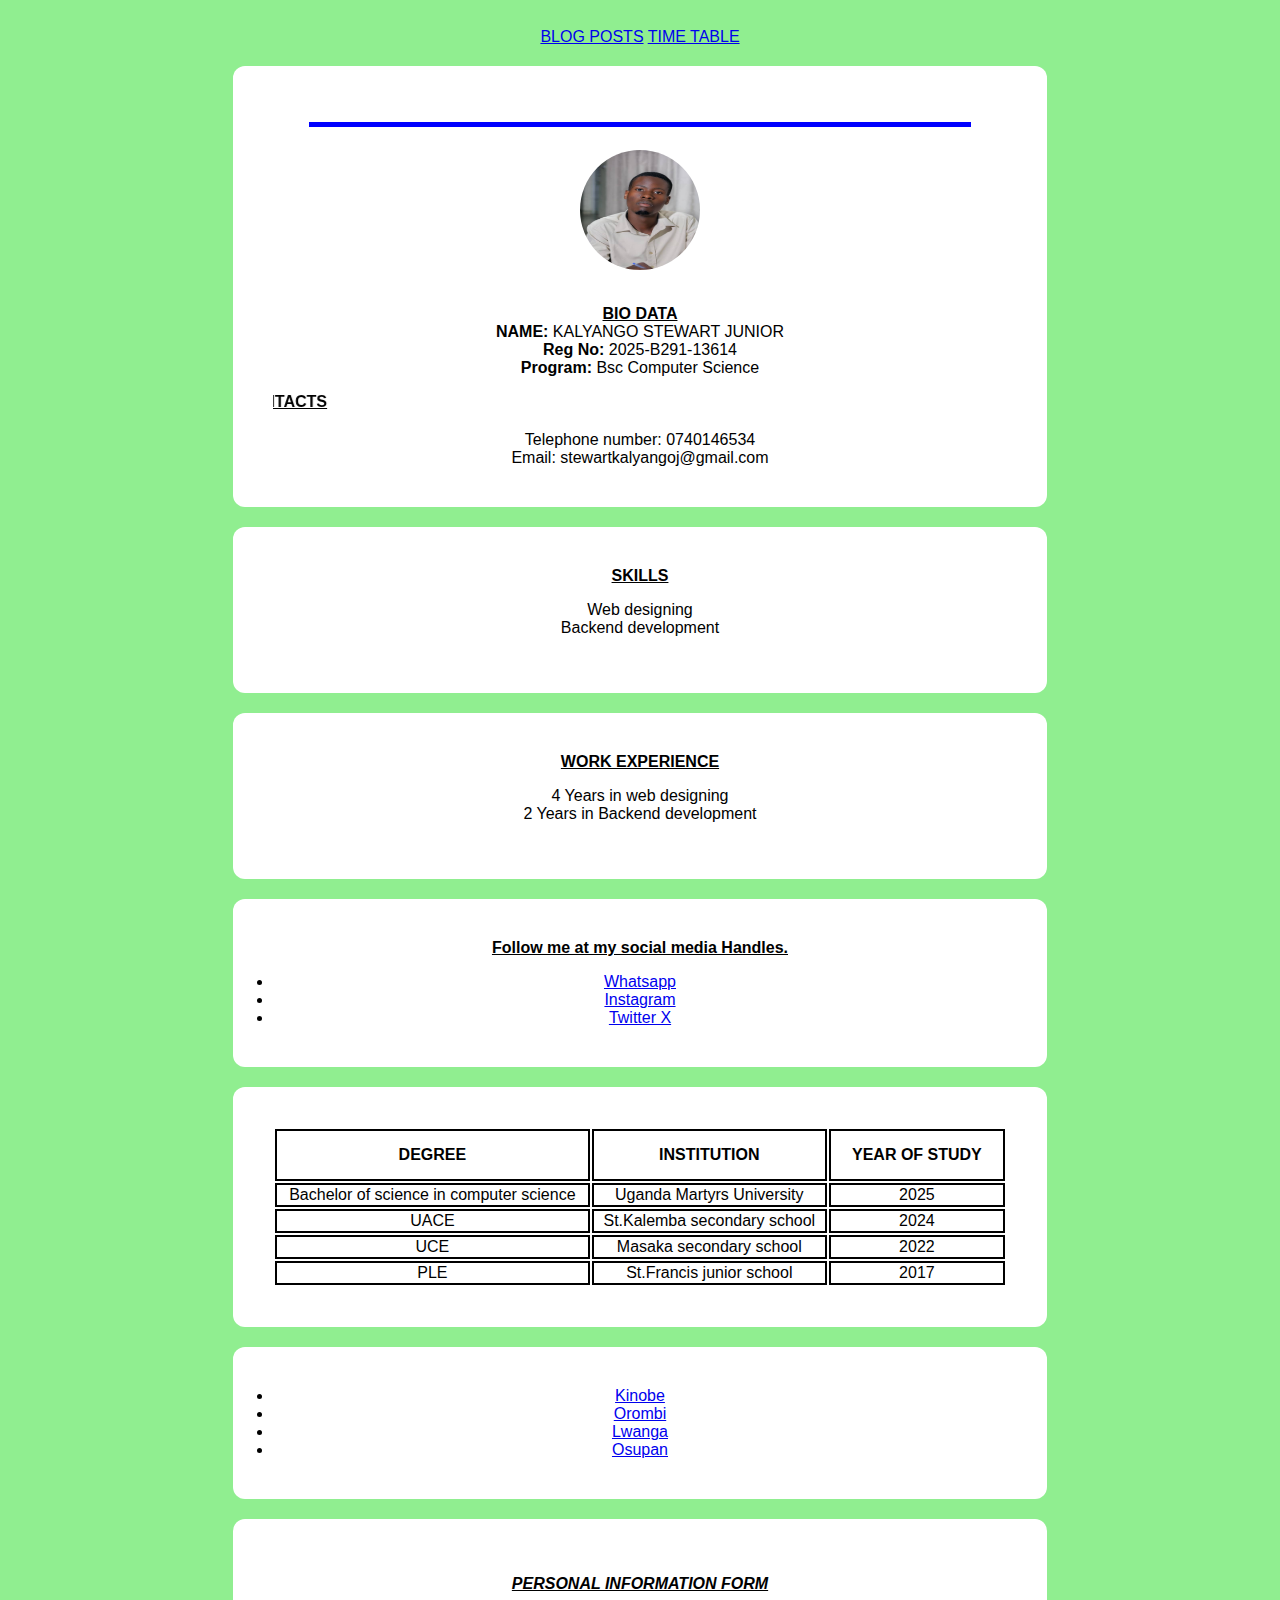
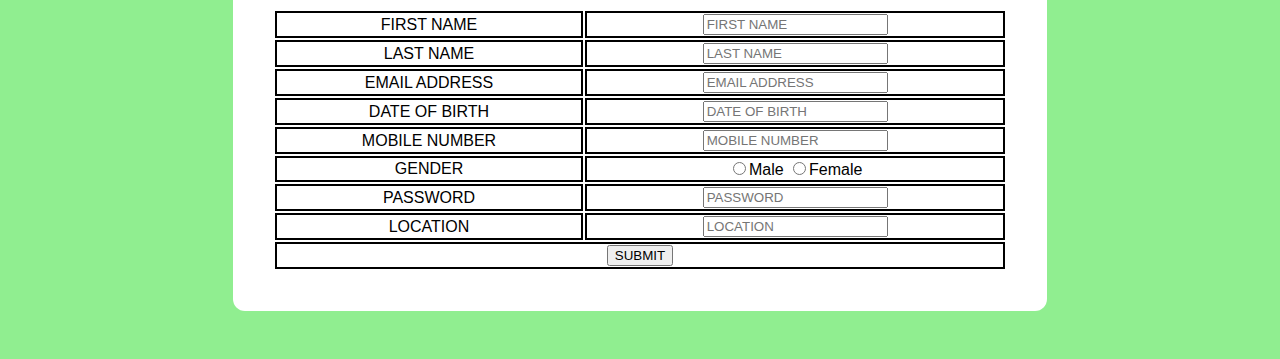
<file: Index.html>
<!DOCTYPE html>
<html lang="en">
<head>
    <link rel="icon" type="image" href="./TREE.jpeg">
    <a href = "./Blog_posts.html">BLOG POSTS</a>
    <a href = "./Time table.html">TIME TABLE</a>
    <link rel="stylesheet" href="./Index.css">
    <meta charset="UTF-8">
    <meta name="viewport" content="width=device-width, initial-scale=1.0">
    <title>STEWART.K.J</title>
    <link rel="stylesheet" href="./Time table.html">
    <link rel="stylesheet" href="./Blog_posts.html">
</head>

<body>
    <div class = "container"> 
            <div class ="hello">
                <p></p>
                <hr size ="5" color ="blue" width ="90%">
                <img src = "ss.jpg" size = "10px" width = "10%" height ="50%"/>
                <p></p>
                 <b><u>BIO DATA</u></b>
                 <br>
                 <b>NAME:</b> KALYANGO STEWART JUNIOR
                 <br>
                 <b>Reg No:</b> 2025-B291-13614
                 <br>
                 <b>Program:</b> Bsc Computer Science
                 
                <p></p>
                <marquee scroll amount = "50" direction = "right"><b><u>CONTACTS</u></b></marquee>
                <p></p>
                Telephone number: 0740146534<br>
                Email: stewartkalyangoj@gmail.com
            </div>

        
            <div class ="hello">
                <b><u>SKILLS</u></b>
                <p></p>
               Web designing<br>
               Backend development
                <p></p>
            </div>
       
        
            <div class ="hello">
               <b><u>WORK EXPERIENCE</u></b>
                <p></p>
                4 Years in web designing<br>
                2 Years in Backend development
                <p></p> 
            </div>
        
        
            <div class ="hello">
               <b><u>Follow me at my social media Handles.</u></b>
                <P></P>
                <u1>
                    <li><a href = "https://web.whatsapp.com/">Whatsapp</a></li>
                    <li> <a href = "https://www.instagram.com/accounts/login/?hl=en">Instagram</a>
                    <li><a href = "https://x.com/login"> Twitter X</a></li>
                </u1> 
            </div>
        
            <div class ="hello">
                <table>
        
                    <tr>
                        <th>DEGREE </th>
                        <th>INSTITUTION</th>
                        <th>YEAR OF STUDY</th>
                    </tr>
                    <tr>
                        <td> Bachelor of science in computer science</td>
                        <td>Uganda Martyrs University</td>
                        <td>2025</td>
                    </tr>
                    <tr>
                        <td>UACE</td>
                        <td>St.Kalemba secondary school</td>
                        <td>2024</td>
                    </tr>
                    <tr>
                        <td>UCE</td>
                        <td>Masaka secondary school</td>
                        <td>2022</td>
                    </tr>
                    <tr>
                        <td>PLE</td>
                        <td>St.Francis junior school</td>
                        <td>2017</td>
                    </tr>
                </table>
            </div>
      
            <div class ="hello">
                <u1>
                    <li><a href = "kinobe.html">Kinobe</a></li>
                    <li> <a href = "Orombi.html">Orombi</a>
                    <li><a href = "Lwanga.html">Lwanga</a></li>
                    <li><a href = "Osupan.html">Osupan</a></li></li>
                </u1>
            </div>
       
            <div class ="hello">
                <P><B><I><u>PERSONAL INFORMATION FORM</u></I></B></P>
                <form>
                    <table>
                        <tr>
                            <td>FIRST NAME</td>
                            <td><input type = "text"FIRST NAME="FIRST NAME" placeholder = "FIRST NAME"></td>
                        </tr>
                        <tr>
                            <td>LAST NAME</td>
                            <td><input type = "text"LAST NAME="LAST NAME" placeholder = "LAST NAME"></td>
                        </tr>
                        <tr>
                            <td>EMAIL ADDRESS</td>
                            <td><input type = "text"EMAIL ADDRESS="EMAIL ADDRESS" placeholder = "EMAIL ADDRESS"></td>
                        </tr>
                        <tr>
                            <td>DATE OF BIRTH</td>
                            <td><input type = "text"DATE OF BIRTH="DATE OF BIRTH" placeholder = "DATE OF BIRTH"></td>
                        </tr>
                        <tr>
                            <td>MOBILE NUMBER</td>
                            <td><input type = "text"MOBILE NUMBER="MOBILE NUMBER" placeholder = "MOBILE NUMBER"></td>
                        </tr>
                        <tr>
                        <td>GENDER</td>
                        <td>
                            <input type="radio" name="GENDER">Male
                            <input type="radio" name="GENDER">Female
                        </td>



                        </tr>
                        <tr>
                            <td>PASSWORD</td>
                            <td><input type = "text"PASSWORD="PASSWORD" placeholder = "PASSWORD"></td>
                        </tr>
                            <tr>
                            <td>LOCATION</td>
                            <td><input type = "text"LOCATION="LOCATION" placeholder = "LOCATION"></td>
                        </tr>
                        <tr>
                            <td colspan="2"><input type="SUBMIT" name="" value="SUBMIT"></td>
                        </tr>
                    </table>
        
                </form>


            </div> 
    </div>       
</body>
</html>
</file>
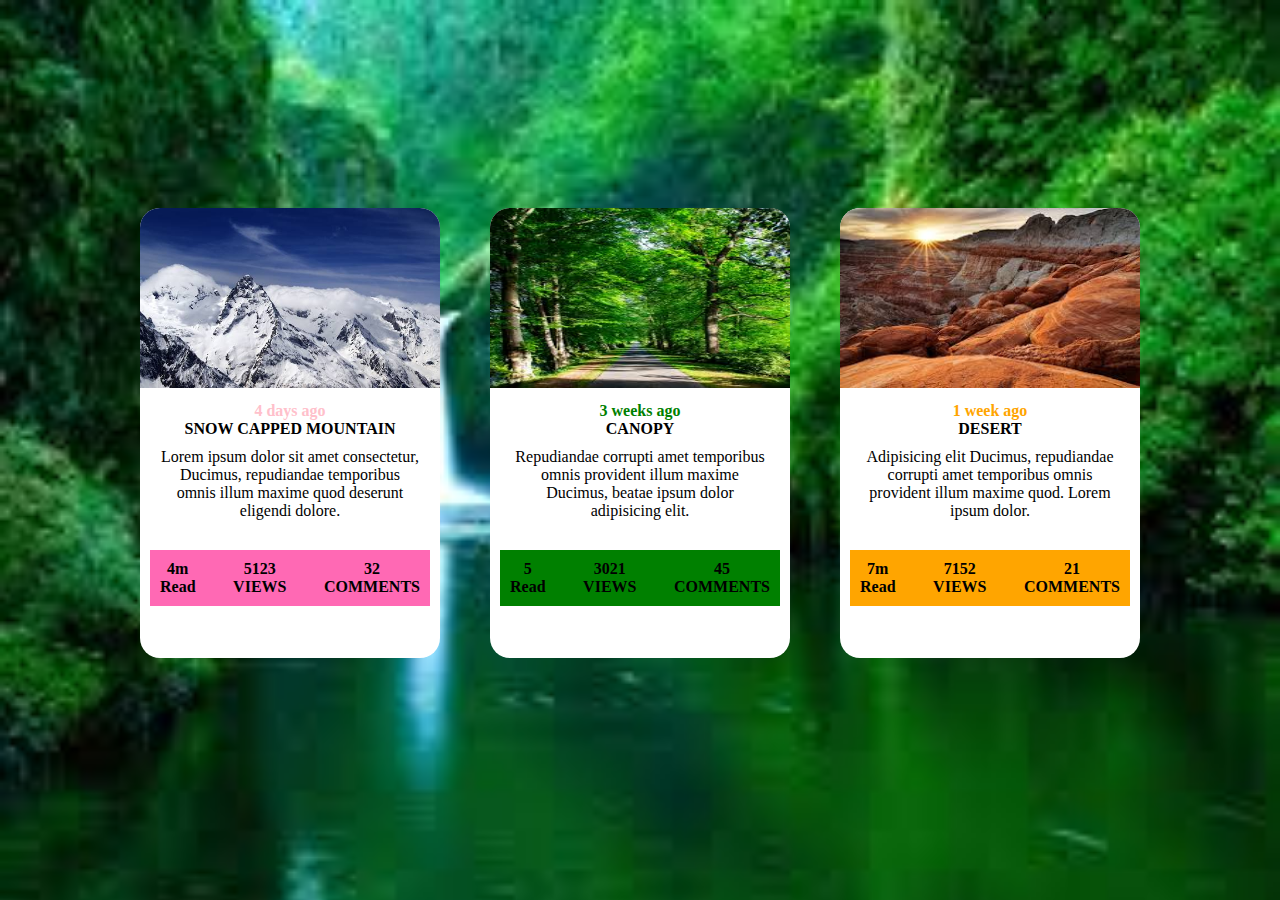
<file: Blog_posts.html>
<!DOCTYPE html>
<html lang="en">
<head>
   <link rel="stylesheet" href="./Blog_posts.css">
    <meta charset="UTF-8">
    <meta name="viewport" content="width=device-width, initial-scale=1.0">
    <title>BLOG POSTS</title>
    <link rel="icon" type="image/png" href="./ss.jpg">

</head>
<body>
  <div class="card-container">
    
    <div class="card">
      <img src="./SNOW.jpeg" alt="Snowy Mountain" style ="border-top-left-radius: 20px; border-top-right-radius: 20px;">
      <div class="card-information">
        <div style ="color: pink;"><b>4 days ago</b></div>
        <b>SNOW CAPPED MOUNTAIN</b>
        <div class="card-information">
        Lorem ipsum dolor sit amet consectetur, Ducimus, repudiandae temporibus omnis illum maxime quod deserunt eligendi dolore.
        </div>
        <div class="comment-section pink">
        <span>4m<br>Read</span>
        <span>5123<br>VIEWS</span>
        <span>32<br>COMMENTS</span></div>
      </div>
    </div>

    <div class="card">
      <img src="./TREE.jpeg" alt="Tree-lined Road" style="border-top-left-radius: 20px; border-top-right-radius: 20px;">
      <div class="card-information">
        <div style="color: green;"><B>3 weeks ago</B></div>
        <div class="title"><B>CANOPY</B></div>
        <div class="card-information">
        Repudiandae corrupti amet temporibus omnis provident illum maxime Ducimus, beatae ipsum dolor adipisicing elit. </div>
        <div class="comment-section green">
        <span>5<br>Read</span>
        <span>3021<br>VIEWS</span>
        <span>45<br>COMMENTS</span></div>  
      </div>
    </div>
    
    <div class="card">
      <img src="./ROCK.jpeg" alt="Desert Rock" style ="border-top-left-radius: 20px; border-top-right-radius: 20px;">
      <div class="card-information">
        <div style="color: orange;"><B>1 week ago</B></div>
        <div class="title"><B>DESERT</B></div>
        <div class="card-information">
        Adipisicing elit Ducimus, repudiandae corrupti amet temporibus omnis provident illum maxime quod. Lorem ipsum dolor.</div>
        
        <div class="comment-section orange">
        <span>7m<br>Read</span>
        <span>7152<br>VIEWS</span>
        <span>21<br>COMMENTS</span></div>
      </div>
    </div>

  </div>

</body>
</html>
</file>
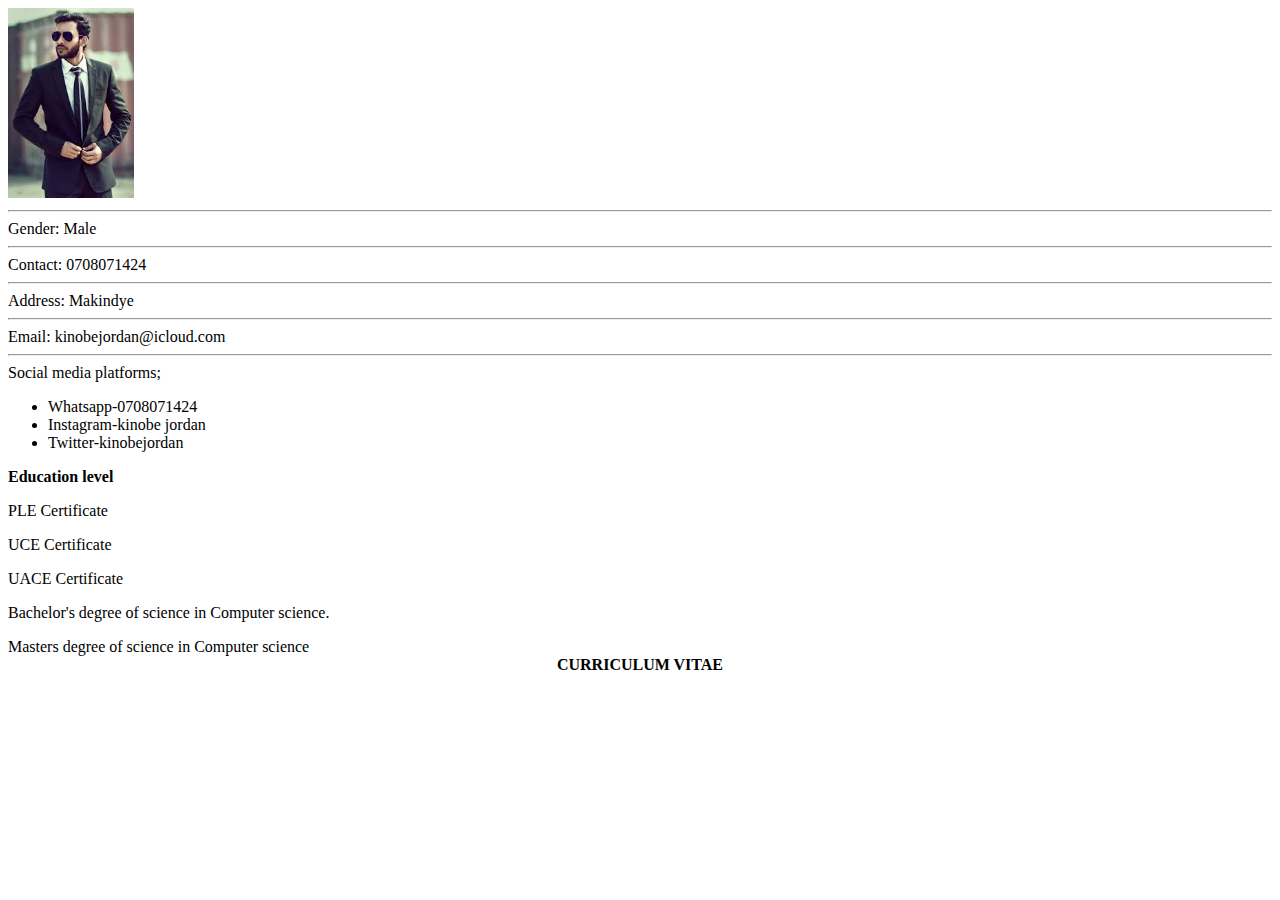
<file: Kinobe.html>
<!DOCTYPE html>
<html lang="en">
<head>
    <meta charset="UTF-8">
    <meta name="viewport" content="width=device-width, initial-scale=1.0">
    <title>Kinobe Jordan</title>
</head>
<body>
    <img src = "./m1.jpeg" size = "10px" width = "10%" length ="100%"/><hr>
Gender: Male<hr>
Contact: 0708071424<hr>
Address: Makindye<hr>
Email: kinobejordan@icloud.com<hr>
Social media platforms;<ul>
    <li>Whatsapp-0708071424</li>
    <li>Instagram-kinobe jordan</li>
    <LI>Twitter-kinobejordan</LI>
</ul>
<p><b>Education level</b></p>
PLE Certificate
<p></p>
UCE Certificate
<p></p>
UACE Certificate
    <p></p>
Bachelor's degree of science in Computer science.
<p></p>
Masters degree of science in Computer science
<center><b>CURRICULUM VITAE</b></center>    
    
</body>
</html>
</file>
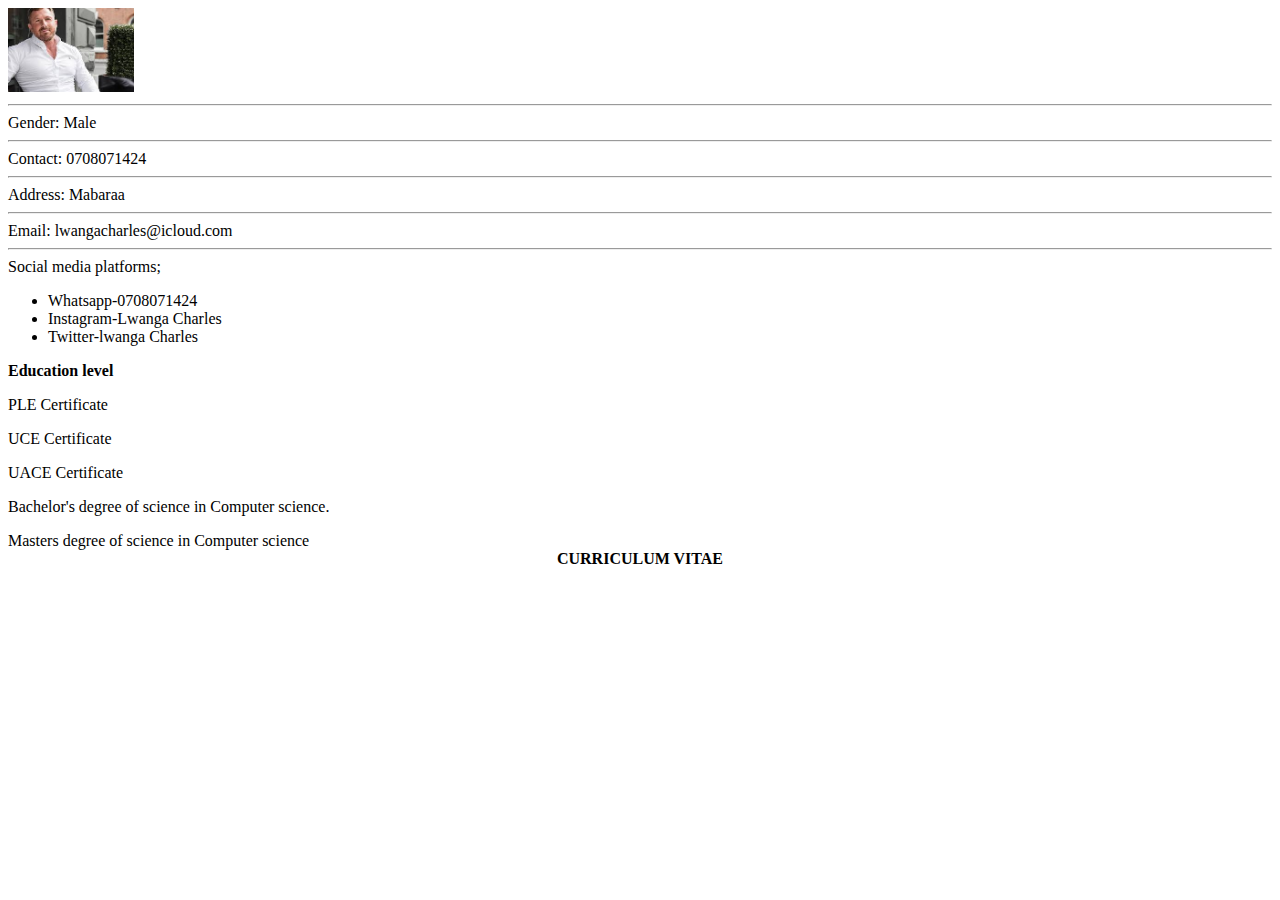
<file: Lwanga.html>
<!DOCTYPE html>
<html lang="en">
<head>
    <meta charset="UTF-8">
    <meta name="viewport" content="width=device-width, initial-scale=1.0">
    <title>Lwanga Charles</title>
</head>
<body>
    <img src ="m2.jpeg" size = "10px" width = "10%" length ="100%"/><hr>
Gender: Male<hr>
Contact: 0708071424<hr>
Address: Mabaraa<hr>
Email: lwangacharles@icloud.com<hr>
Social media platforms;<ul>
    <li>Whatsapp-0708071424</li>
    <li>Instagram-Lwanga Charles</li>
    <LI>Twitter-lwanga Charles</LI>
</ul>
<p><b>Education level</b></p>
PLE Certificate
<p></p>
UCE Certificate
<p></p>
UACE Certificate
    <p></p>
Bachelor's degree of science in Computer science.
<p></p>
Masters degree of science in Computer science
<center><b>CURRICULUM VITAE</b></center>    



    
</body>
</html>
</file>
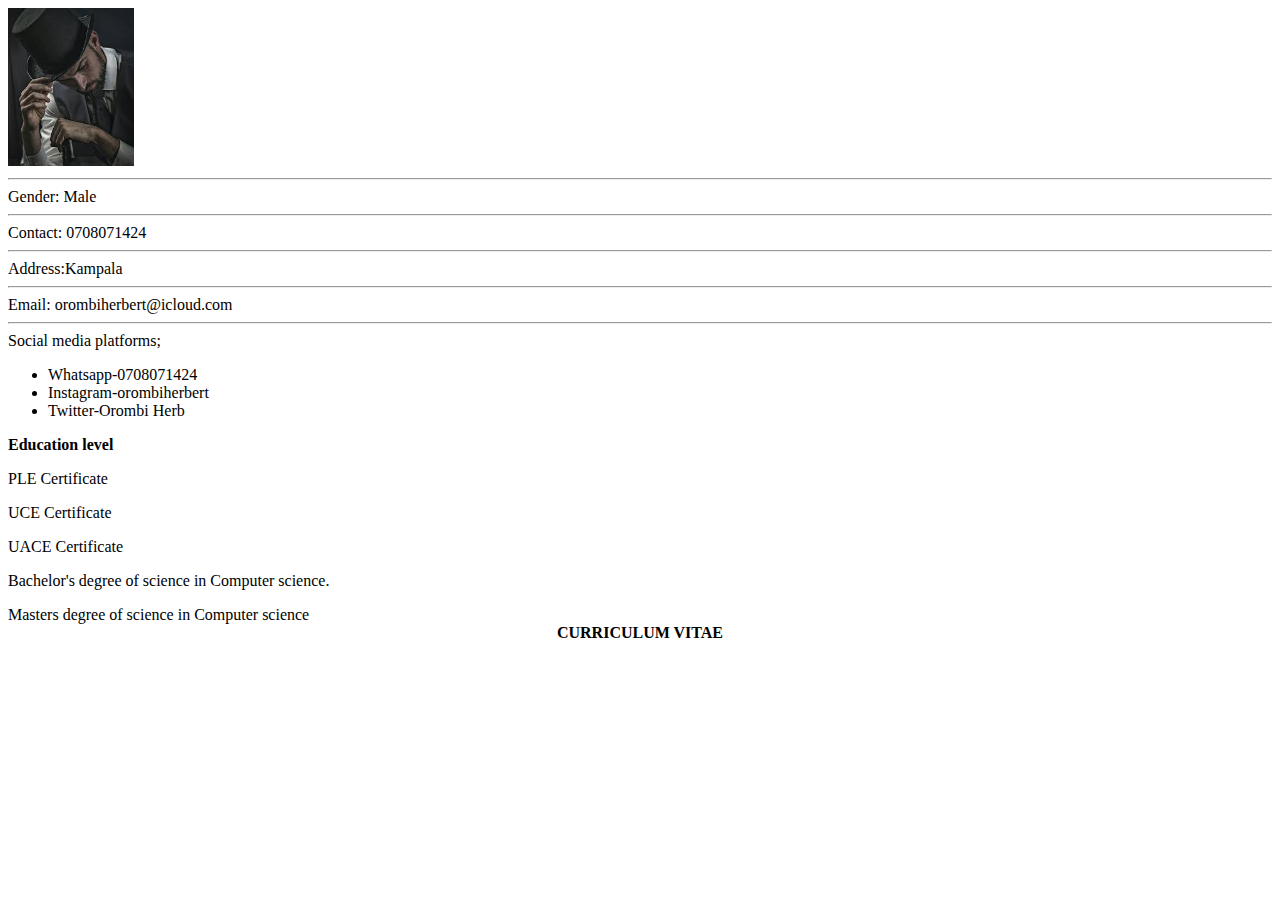
<file: Orombi.html>
<!DOCTYPE html>
<html lang="en">
<head>
    <meta charset="UTF-8">
    <meta name="viewport" content="width=device-width, initial-scale=1.0">
    <title>Orombi Herbert</title>
</head>
<body>
    <img src = "m5.jpeg" size = "10px" width = "10%" length ="100%"/><hr>
Gender: Male<hr>
Contact: 0708071424<hr>
Address:Kampala<hr>
Email: orombiherbert@icloud.com<hr>
Social media platforms;<ul>
    <li>Whatsapp-0708071424</li>
    <li>Instagram-orombiherbert</li>
    <LI>Twitter-Orombi Herb</LI>
</ul>
<p><b>Education level</b></p>
PLE Certificate
<p></p>
UCE Certificate
<p></p>
UACE Certificate
    <p></p>
Bachelor's degree of science in Computer science.
<p></p>
Masters degree of science in Computer science
<center><b>CURRICULUM VITAE</b></center>    
    
</body>
</html>
</file>
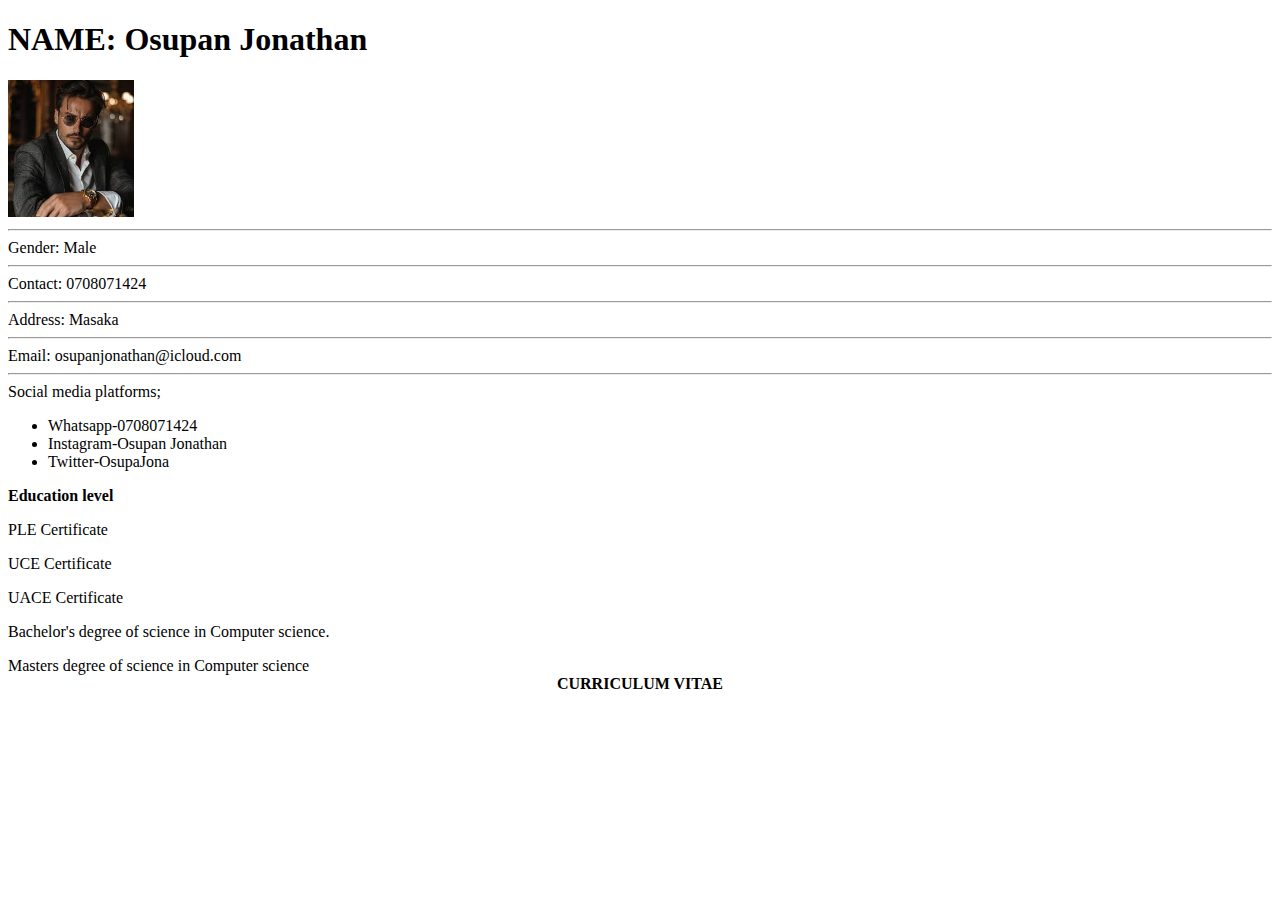
<file: Osupan.html>
<!DOCTYPE html>
<html lang="en">
<head>
    <meta charset="UTF-8">
    <meta name="viewport" content="width=device-width, initial-scale=1.0">
    <title>Osupan</title>
</head>
<body>
    <h1>NAME: Osupan Jonathan</h1>
<img src = "m4.jpeg" size = "10px" width = "10%" length ="100%"/><hr>
Gender: Male<hr>
Contact: 0708071424<hr>
Address: Masaka<hr>
Email: osupanjonathan@icloud.com<hr>
Social media platforms;<ul>
    <li>Whatsapp-0708071424</li>
    <li>Instagram-Osupan Jonathan</li>
    <LI>Twitter-OsupaJona</LI>
</ul>
<p><b>Education level</b></p>
PLE Certificate
<p></p>
UCE Certificate
<p></p>
UACE Certificate
    <p></p>
Bachelor's degree of science in Computer science.
<p></p>
Masters degree of science in Computer science
<center><b>CURRICULUM VITAE</b></center>    
</body>
</html>
</file>
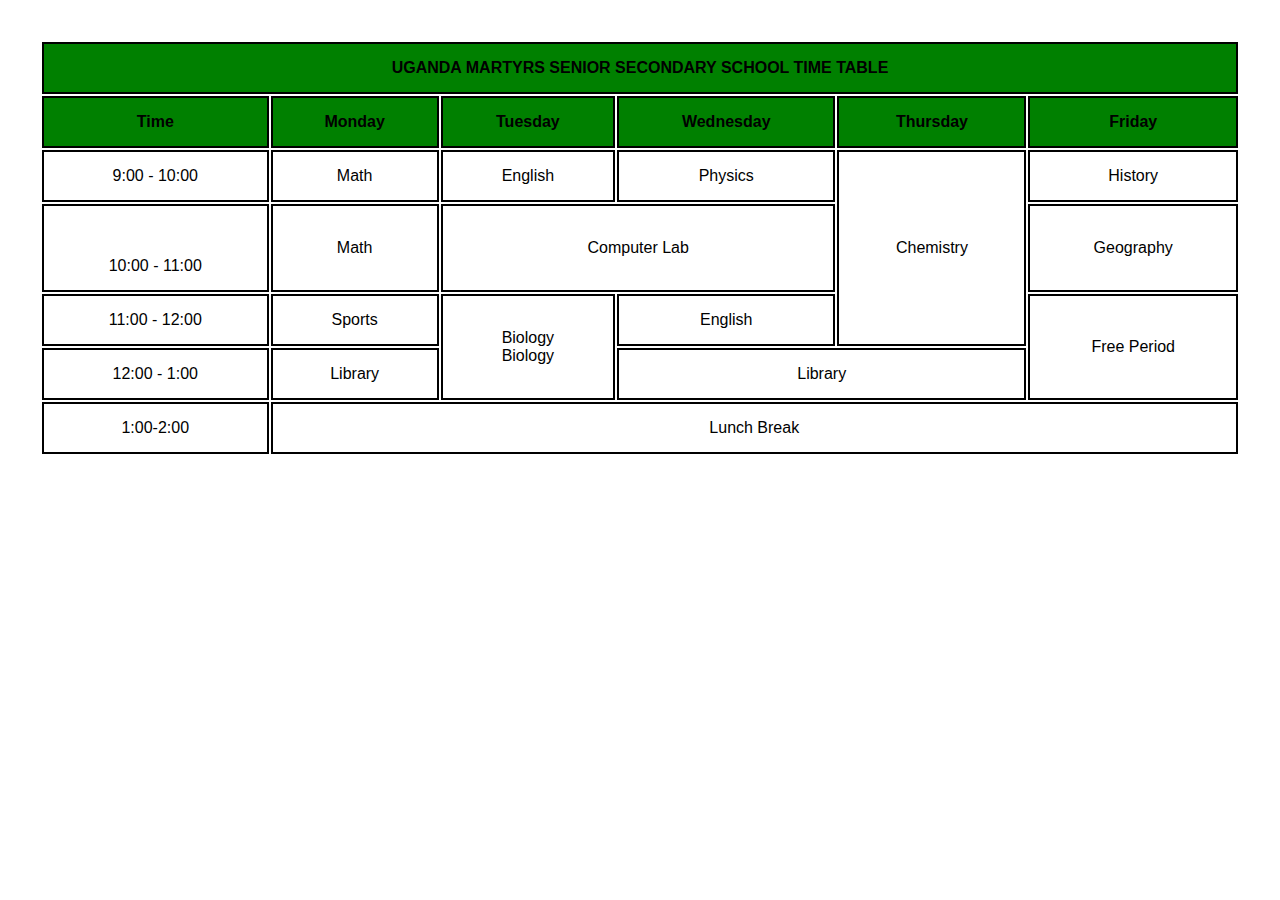
<file: Time table.html>
<!DOCTYPE html>
<html lang="en">
<head>
    <meta charset="UTF-8">
    <meta name="viewport" content="width=device-width, initial-scale=1.0">
    <title>Timetable</title>
    <link rel="icon" type="image" href="./SNOW.jpeg">

    <link rel="stylesheet" href="./Timetable.css">
</head>
<body>
    
<table>
    <tr>
        <th colspan="6">UGANDA MARTYRS SENIOR SECONDARY SCHOOL TIME TABLE</th>
    </tr>
    <tr>
        <th>Time</th>
        <th>Monday</th>
        <th>Tuesday</th>
        <th>Wednesday</th>
        <th>Thursday</th>
        <th>Friday</th>
    </tr>
    <tr>
        <td>9:00 - 10:00</td>
       <td>Math</td>
        <td>English</td>
       <td>Physics</td>
        <td rowspan="3">Chemistry</td>
        <td>History</td>
    </tr>
    <tr>
         <td><br><br>10:00 - 11:00</td>
        <td>Math</td>
        <td colspan="2">Computer Lab</td>
        <td>Geography</td>

    </tr>
    <tr>
         <td>11:00 - 12:00</td> 
        <td>Sports</td>
        <td rowspan="2">Biology <br> Biology </td>
        <td>English</td>
        <td colspan="1" rowspan="2">Free Period</td>

    </tr>
    <tr>
         <td>12:00 - 1:00</td>
        <td>Library</td>
        
        <td colspan="2">Library</td>
    </tr>
    <tr>
        <td>1:00-2:00</td>
        <td colspan="5">Lunch Break</td>
    </tr>
</table>

    
</body>
</html>
</file>
<file: Index.css>
body {
font-family: Arial, sans-serif;
background: lightgreen;
padding: 20px;
text-align: center;
}


img {
width: 120px;
height: 120px;
border-radius: 50%;
margin: 15px;
}


table {
width: 100%;
text-align: center;
}


td {
border: 2px solid black;
}


th {
font-weight: bold;
border: 2px solid black;
padding: 15px;
}


.hello {
background: white;
width: 60%;
margin: 20px auto;
padding: 40px;
border-radius: 12px;
}
</file>
<file: Blog_posts.css>
body{
font-family:'Times New Roman', Times, serif;
background: url(./blog\ bg.jpg);
background-size: cover;
padding: 200px;
display: flex;
justify-content: center;
align-items: center;
}

.card-container{
display: flex;
gap: 50px;
height: 450px;
}

.card img{
width: 100%;
height: 180px;
}

.card{
background: white;
border-radius: 20px;
width: 300px;
}

.card-information{
padding: 10px;
text-align: center;
}

.comment-section{
display: flex;
justify-content: space-between;
padding: 10px;
margin-top: 20px;
font-weight: bold;
text-align: center;
}

.pink{ 
background-color: hotpink; 
}

.orange{ 
background-color: orange; 
}

.green{ 
background-color: green;
}
</file>
<file: Timetable.css>
body {
font-family: Arial, sans-serif;
background-color: white;
margin: 40px;
align-items: center;
}

table {
width: 100%;
text-align: center;
}

td {
border: 2px solid black;
padding: 15px;
}

th {
border: 2px solid black;
padding: 15px;
background-color: green;
font-weight: bold;
}
</file>
